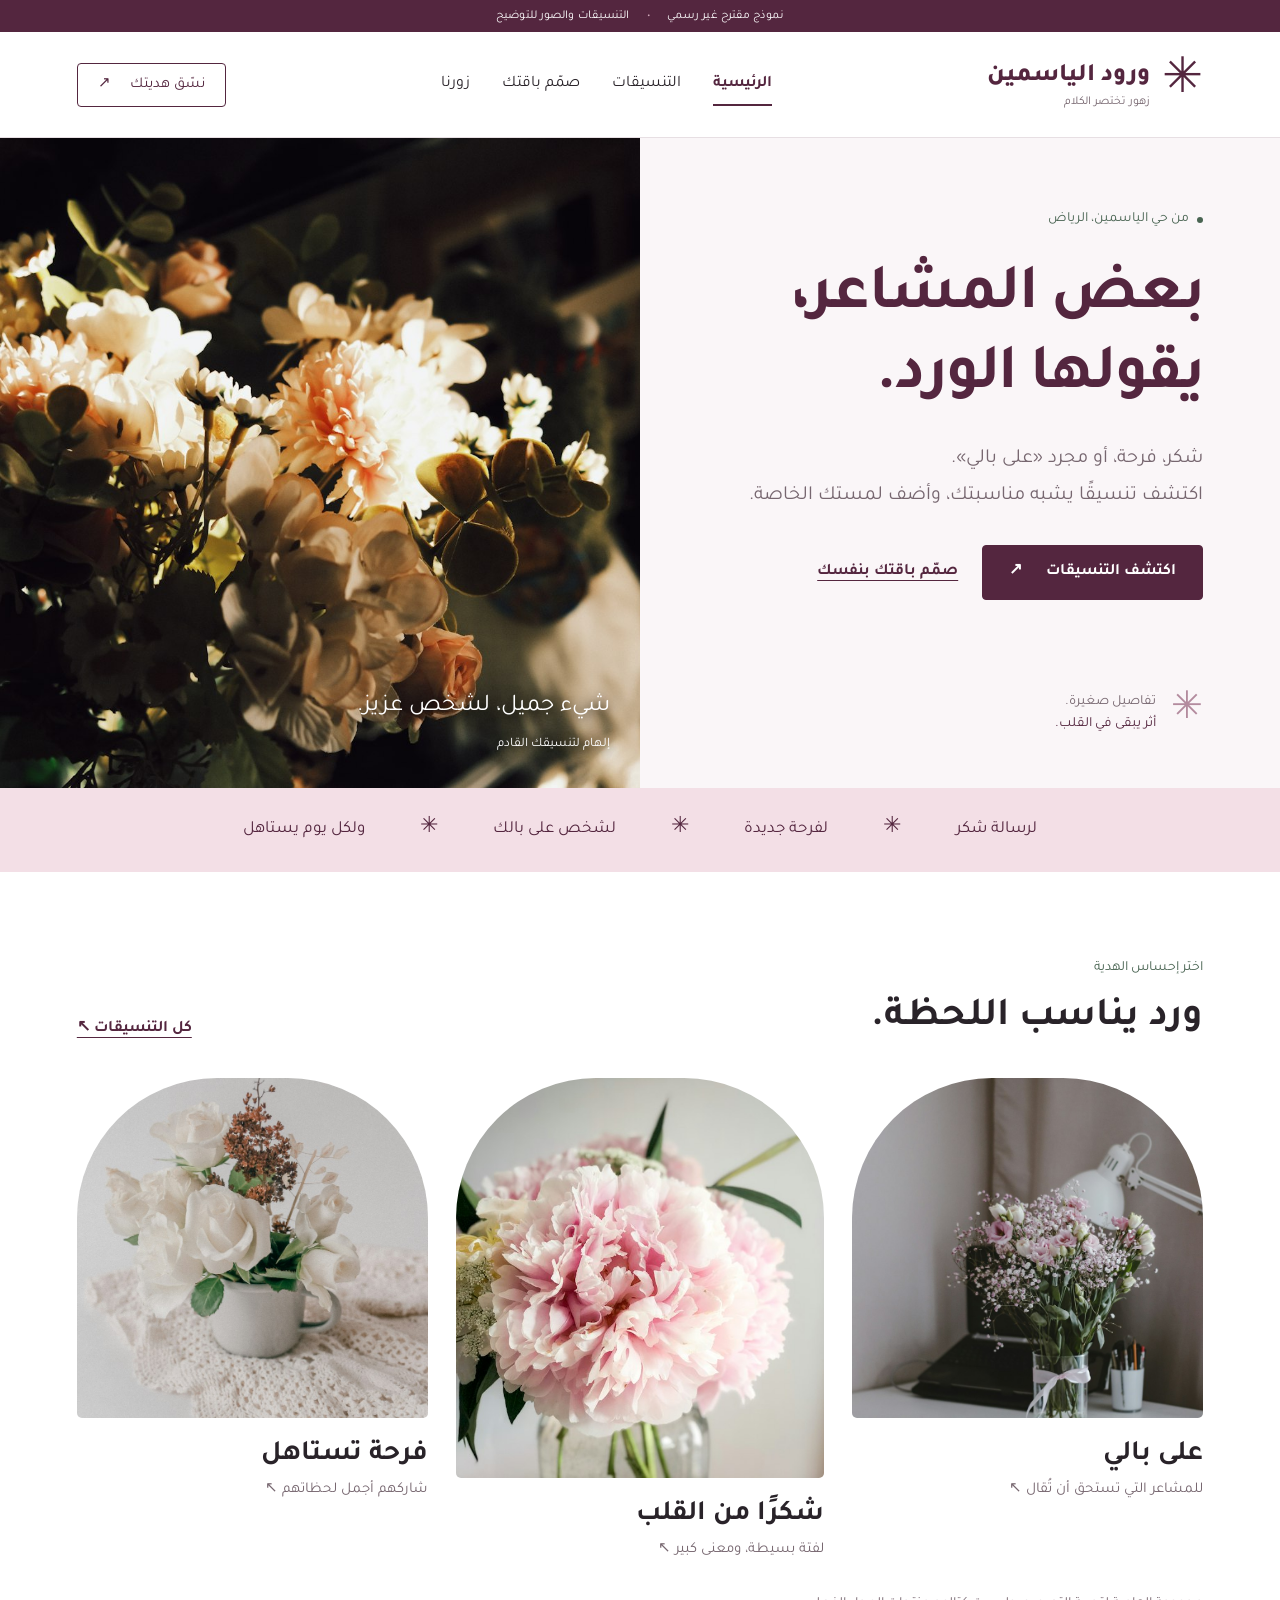
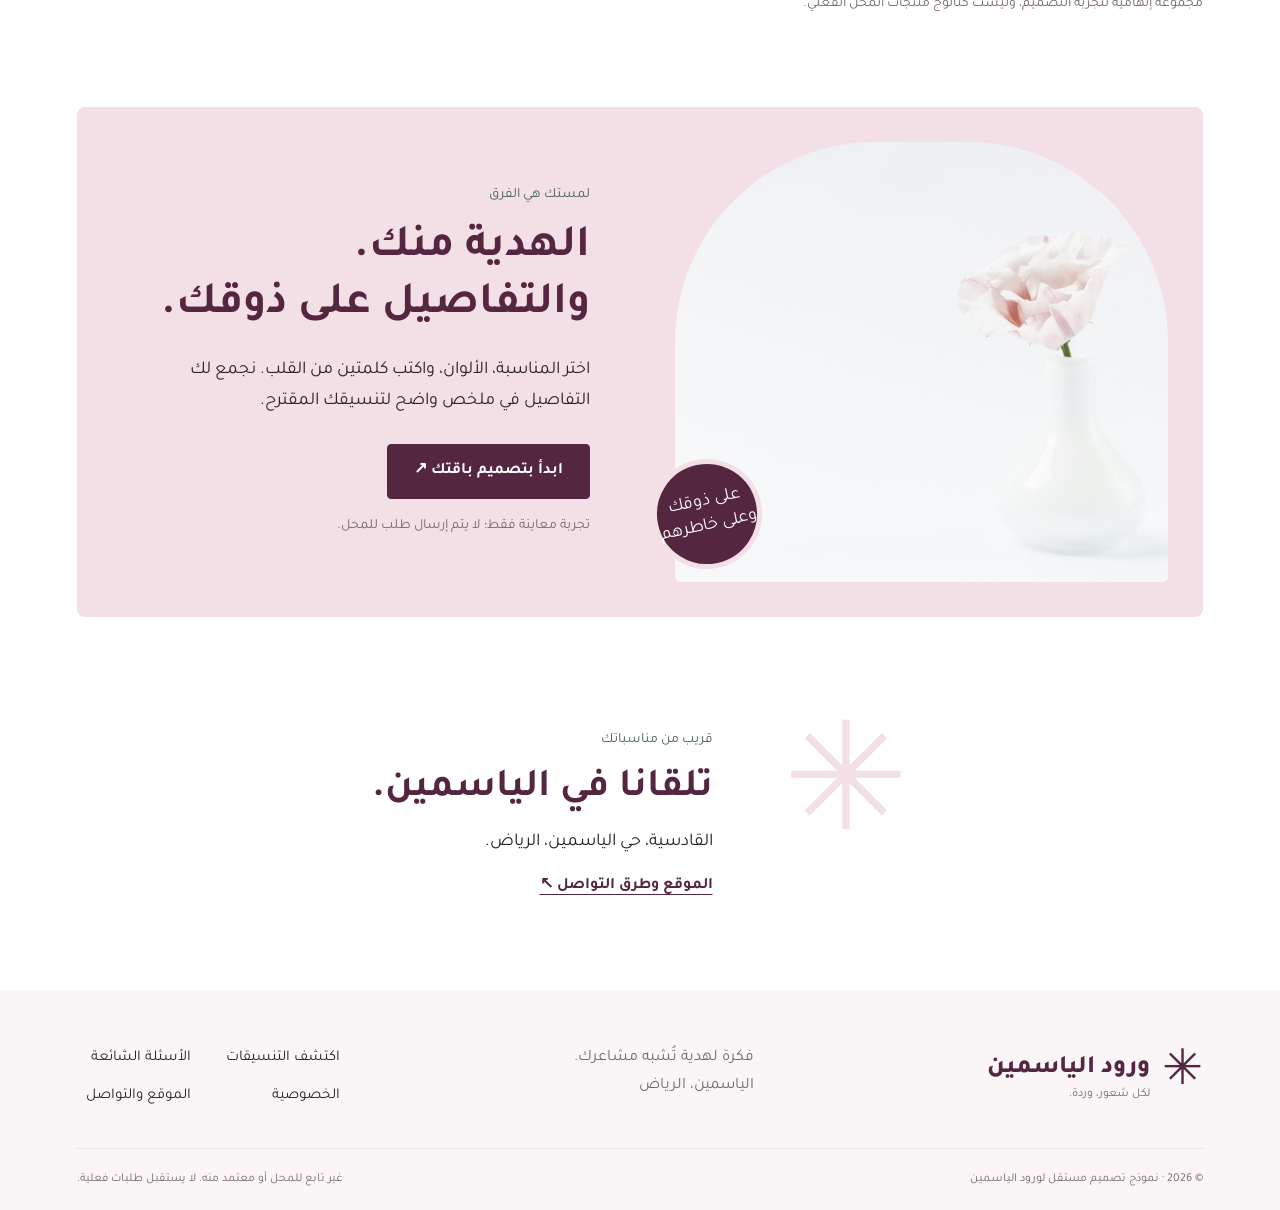
<file: index.html>
<!doctype html><html lang="ar" dir="rtl"><head><meta charset="utf-8"><meta name="viewport" content="width=device-width,initial-scale=1"><meta name="robots" content="noindex,nofollow"><meta name="description" content="نموذج مقترح لموقع ورود الياسمين بالرياض. استكشف أفكار التنسيقات وصمم باقتك."><meta name="theme-color" content="#54263f"><title>لكل شعور، وردة | ورود الياسمين</title><link rel="icon" href="./assets/favicon.svg" type="image/svg+xml"><link rel="stylesheet" href="./assets/styles.css"><noscript><style>@media(max-width:650px){header{height:auto;min-height:85px;flex-wrap:wrap;padding-block:15px}nav{display:flex;position:static;flex-wrap:wrap;box-shadow:none;padding:0;gap:15px}.menu-toggle{display:none}}</style></noscript></head><body><a class="skip" href="#main">انتقل إلى المحتوى</a><div class="notice">نموذج مقترح غير رسمي <span>•</span> التنسيقات والصور للتوضيح</div><header><a class="brand" href="./index.html"><span class="brand-mark" aria-hidden="true">✳</span><span>ورود الياسمين<small>زهور تختصر الكلام</small></span></a><button class="menu-toggle" aria-label="فتح القائمة" aria-expanded="false" aria-controls="navigation">القائمة ☰</button><nav id="navigation"><a href="./index.html" aria-current="page">الرئيسية</a><a href="./collection.html" >التنسيقات</a><a href="./custom.html" >صمّم باقتك</a><a href="./visit.html" >زورنا</a></nav><a class="header-cta" href="./custom.html">نسّق هديتك <span>↗</span></a></header><main id="main"><section class="hero"><div class="hero-copy"><div class="location"><span></span> من حي الياسمين، الرياض</div><h1>بعض المشاعر،<br>يقولها الورد.</h1><p>شكر، فرحة، أو مجرد «على بالي».<br>اكتشف تنسيقًا يشبه مناسبتك، وأضف لمستك الخاصة.</p><div class="actions"><a class="button" href="./collection.html">اكتشف التنسيقات <span>↗</span></a><a class="text-link" href="./custom.html">صمّم باقتك بنفسك</a></div><div class="hero-bottom"><span class="mini-flower">✳</span><p>تفاصيل صغيرة.<br><strong>أثر يبقى في القلب.</strong></p></div></div><div class="hero-photo"><img src="./assets/images/flowers-0.jpg" alt="تنسيق توضيحي من الزهور الوردية والبيضاء" fetchpriority="high" width="1000" height="1200"><div class="photo-note"><span>شيء جميل، لشخص عزيز.</span><small>إلهام لتنسيقك القادم</small></div></div></section><div class="ribbon"><span>لرسالة شكر</span><i>✳</i><span>لفرحة جديدة</span><i>✳</i><span>لشخص على بالك</span><i>✳</i><span>ولكل يوم يستاهل</span></div><section class="section"><div class="section-head"><div><p class="eyebrow">اختر إحساس الهدية</p><h2>ورد يناسب اللحظة.</h2></div><a class="text-link" href="./collection.html">كل التنسيقات ↖</a></div><div class="occasion-grid"><a class="occasion-card" href="./collection.html?occasion=love"><img src="./assets/images/flowers-1.jpg" alt="زهور وردية وبيضاء في مزهرية" loading="lazy"><div><h3>على بالي</h3><span>للمشاعر التي تستحق أن تُقال ↖</span></div></a><a class="occasion-card tall" href="./collection.html?occasion=thanks"><img src="./assets/images/flowers-2.jpg" alt="تنسيق توضيحي لزهور في مزهرية" loading="lazy"><div><h3>شكرًا من القلب</h3><span>لفتة بسيطة، ومعنى كبير ↖</span></div></a><a class="occasion-card" href="./collection.html?occasion=celebration"><img src="./assets/images/flowers-3.jpg" alt="زهور بيضاء ووردية" loading="lazy"><div><h3>فرحة تستاهل</h3><span>شاركهم أجمل لحظاتهم ↖</span></div></a></div><p class="caption">مجموعة إلهامية لتجربة التصميم، وليست كتالوج منتجات المحل الفعلي.</p></section><section class="bespoke"><div class="bespoke-art"><img src="./assets/images/flowers-4.jpg" alt="مزهرية بتنسيق وردي ناعم" loading="lazy"><span class="round-stamp">على ذوقك<br>وعلى خاطرهم</span></div><div class="bespoke-copy"><p class="eyebrow">لمستك هي الفرق</p><h2>الهدية منك.<br>والتفاصيل على ذوقك.</h2><p>اختر المناسبة، الألوان، واكتب كلمتين من القلب. نجمع لك التفاصيل في ملخص واضح لتنسيقك المقترح.</p><a class="button" href="./custom.html">ابدأ بتصميم باقتك ↗</a><small>تجربة معاينة فقط؛ لا يتم إرسال طلب للمحل.</small></div></section><section class="visit-teaser section"><span class="big-flower">✳</span><div><p class="eyebrow">قريب من مناسباتك</p><h2>تلقانا في الياسمين.</h2><p>القادسية، حي الياسمين، الرياض.</p><a class="text-link" href="./visit.html">الموقع وطرق التواصل ↖</a></div></section></main><footer><div class="footer-top"><a class="brand" href="./index.html"><span class="brand-mark" aria-hidden="true">✳</span><span>ورود الياسمين<small>لكل شعور، وردة.</small></span></a><p>فكرة لهدية تُشبه مشاعرك.<br>الياسمين، الرياض</p><div><a href="./collection.html">اكتشف التنسيقات</a><a href="./faq.html">الأسئلة الشائعة</a><a href="./privacy.html">الخصوصية</a><a href="./visit.html">الموقع والتواصل</a></div></div><div class="footer-bottom"><span>© 2026 · نموذج تصميم مستقل لورود الياسمين</span><span>غير تابع للمحل أو معتمد منه. لا يستقبل طلبات فعلية.</span></div></footer><script src="./assets/site.js" defer></script></body></html>
</file>
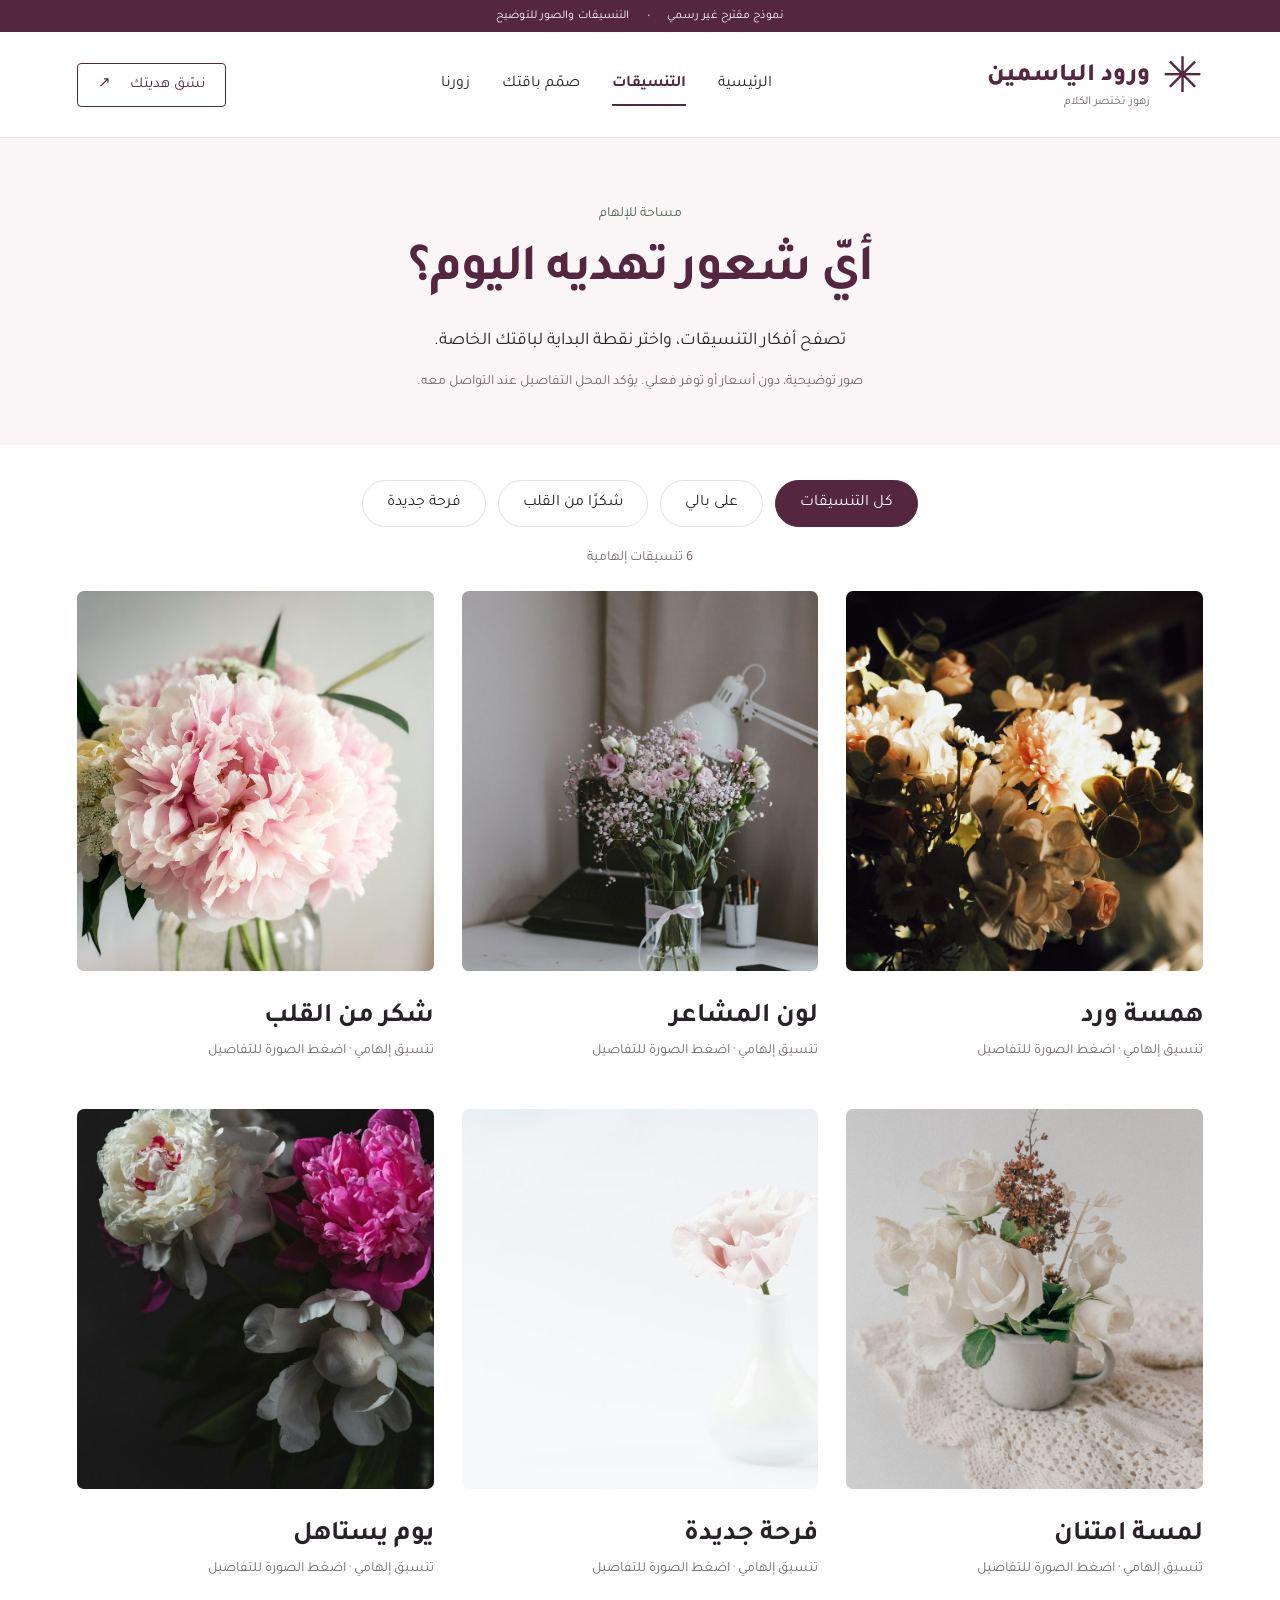
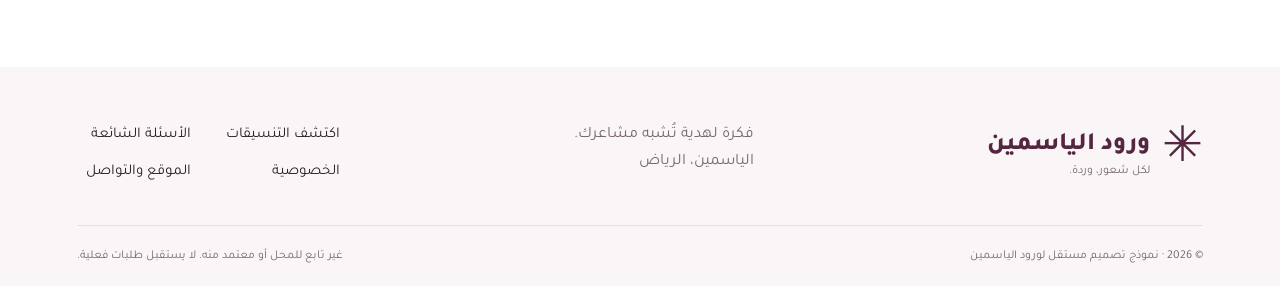
<file: collection.html>
<!doctype html><html lang="ar" dir="rtl"><head><meta charset="utf-8"><meta name="viewport" content="width=device-width,initial-scale=1"><meta name="robots" content="noindex,nofollow"><meta name="description" content="نموذج مقترح لموقع ورود الياسمين بالرياض. استكشف أفكار التنسيقات وصمم باقتك."><meta name="theme-color" content="#54263f"><title>التنسيقات | ورود الياسمين</title><link rel="icon" href="./assets/favicon.svg" type="image/svg+xml"><link rel="stylesheet" href="./assets/styles.css"><noscript><style>@media(max-width:650px){header{height:auto;min-height:85px;flex-wrap:wrap;padding-block:15px}nav{display:flex;position:static;flex-wrap:wrap;box-shadow:none;padding:0;gap:15px}.menu-toggle{display:none}}</style></noscript></head><body><a class="skip" href="#main">انتقل إلى المحتوى</a><div class="notice">نموذج مقترح غير رسمي <span>•</span> التنسيقات والصور للتوضيح</div><header><a class="brand" href="./index.html"><span class="brand-mark" aria-hidden="true">✳</span><span>ورود الياسمين<small>زهور تختصر الكلام</small></span></a><button class="menu-toggle" aria-label="فتح القائمة" aria-expanded="false" aria-controls="navigation">القائمة ☰</button><nav id="navigation"><a href="./index.html" >الرئيسية</a><a href="./collection.html" aria-current="page">التنسيقات</a><a href="./custom.html" >صمّم باقتك</a><a href="./visit.html" >زورنا</a></nav><a class="header-cta" href="./custom.html">نسّق هديتك <span>↗</span></a></header><main id="main"><section class="page-intro"><p class="eyebrow">مساحة للإلهام</p><h1>أيّ شعور تهديه اليوم؟</h1><p>تصفح أفكار التنسيقات، واختر نقطة البداية لباقتك الخاصة.</p><p class="caption">صور توضيحية، دون أسعار أو توفر فعلي. يؤكد المحل التفاصيل عند التواصل معه.</p></section><section class="section collection"><div class="filters" aria-label="تصفية حسب المناسبة"><button data-filter="all" aria-pressed="true">كل التنسيقات</button><button data-filter="love" aria-pressed="false">على بالي</button><button data-filter="thanks" aria-pressed="false">شكرًا من القلب</button><button data-filter="celebration" aria-pressed="false">فرحة جديدة</button></div><p id="catalog-status" class="caption" role="status"></p><div id="catalog-grid" class="product-grid"></div><noscript><p>فعّل JavaScript لتصفح التنسيقات التفاعلية، أو <a href="./custom.html">انتقل لتخصيص باقتك</a>.</p></noscript></section><dialog id="product-dialog"><button class="dialog-close" aria-label="إغلاق التفاصيل">×</button><img id="detail-image" alt=""><div class="dialog-copy"><p class="eyebrow">تنسيق إلهامي</p><h2 id="detail-title"></h2><p id="detail-description"></p><p class="caption">الصورة للتوضيح. نوع الزهور والسعر والتوفر يحددها المحل.</p><a class="button" href="./custom.html">صمّم تنسيقًا مشابهًا ↗</a></div></dialog></main><footer><div class="footer-top"><a class="brand" href="./index.html"><span class="brand-mark" aria-hidden="true">✳</span><span>ورود الياسمين<small>لكل شعور، وردة.</small></span></a><p>فكرة لهدية تُشبه مشاعرك.<br>الياسمين، الرياض</p><div><a href="./collection.html">اكتشف التنسيقات</a><a href="./faq.html">الأسئلة الشائعة</a><a href="./privacy.html">الخصوصية</a><a href="./visit.html">الموقع والتواصل</a></div></div><div class="footer-bottom"><span>© 2026 · نموذج تصميم مستقل لورود الياسمين</span><span>غير تابع للمحل أو معتمد منه. لا يستقبل طلبات فعلية.</span></div></footer><script src="./assets/site.js" defer></script><script type="module" src="./assets/collection.js"></script></body></html>
</file>
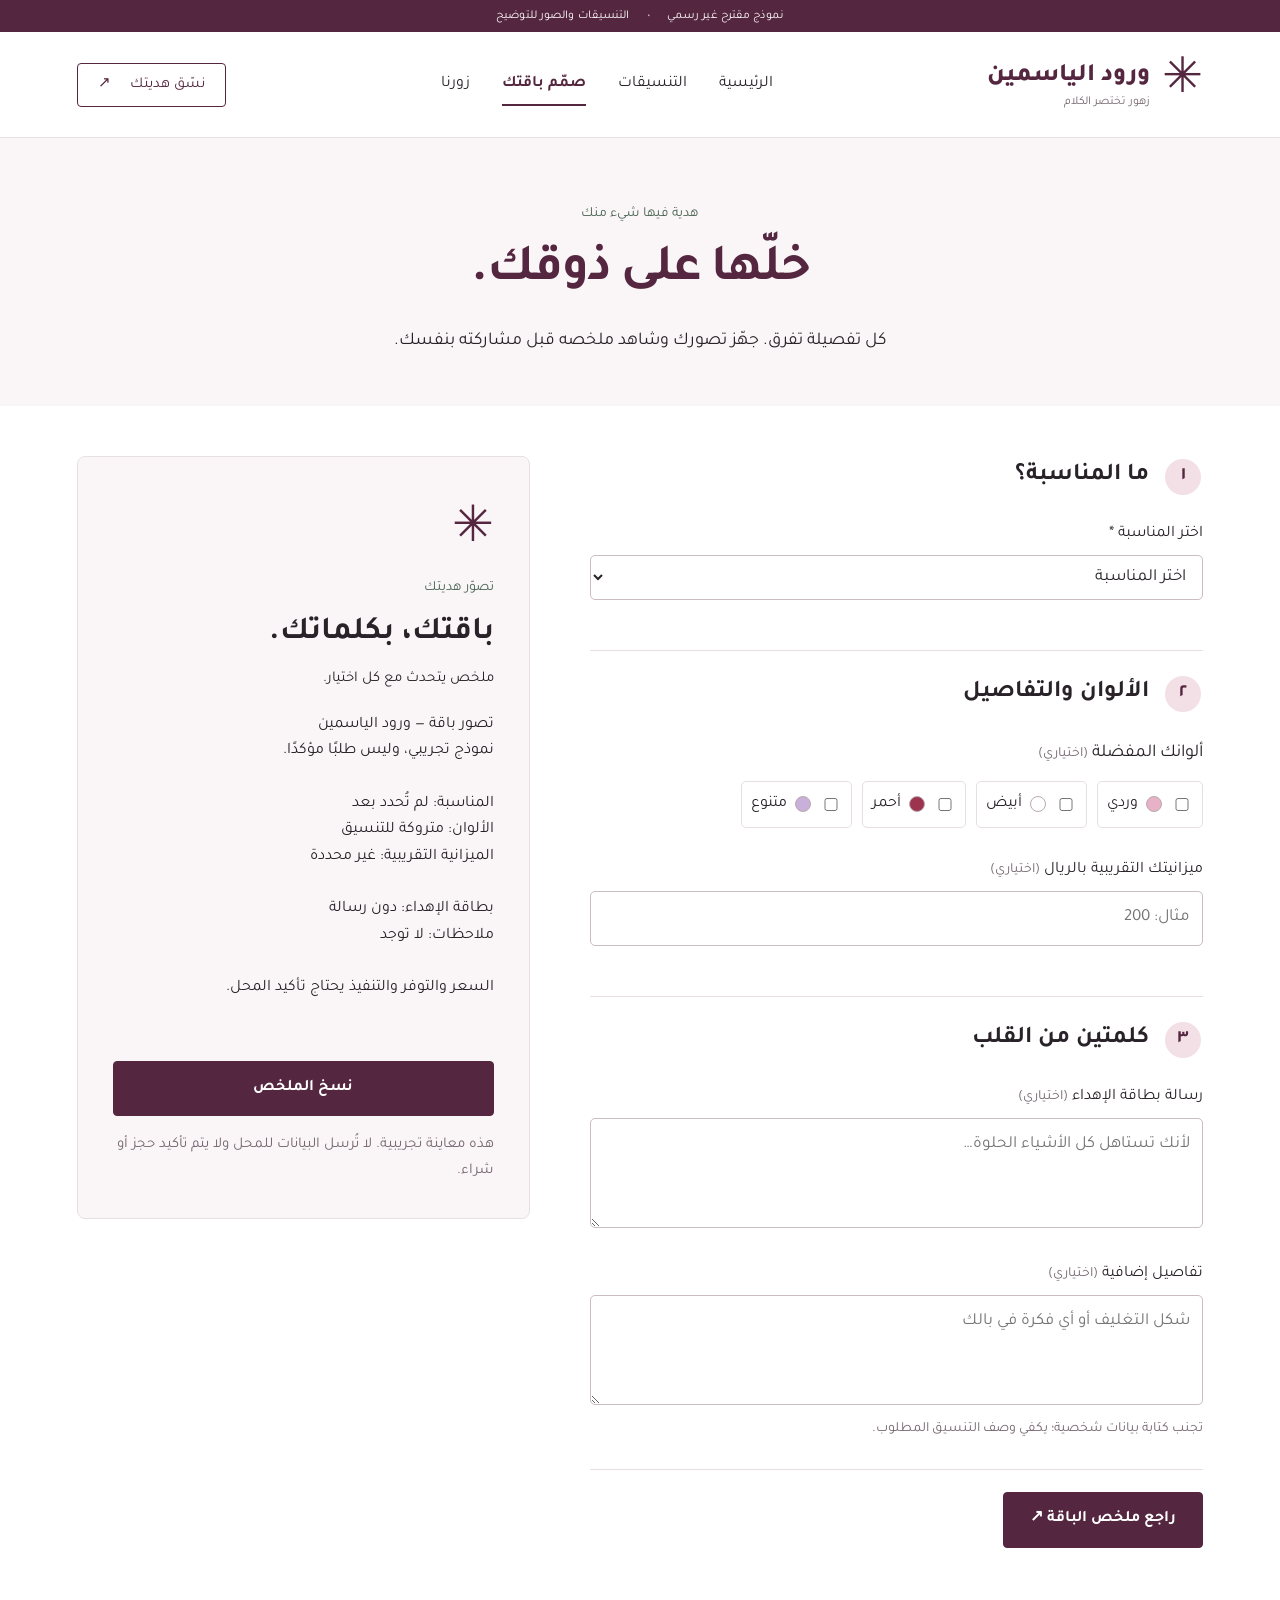
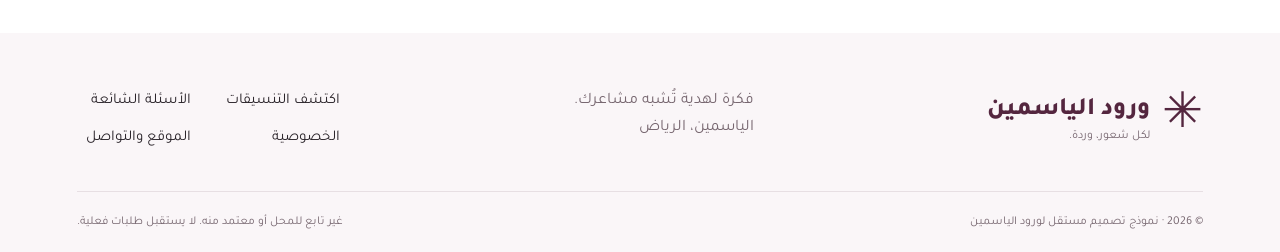
<file: custom.html>
<!doctype html><html lang="ar" dir="rtl"><head><meta charset="utf-8"><meta name="viewport" content="width=device-width,initial-scale=1"><meta name="robots" content="noindex,nofollow"><meta name="description" content="نموذج مقترح لموقع ورود الياسمين بالرياض. استكشف أفكار التنسيقات وصمم باقتك."><meta name="theme-color" content="#54263f"><title>صمّم باقتك | ورود الياسمين</title><link rel="icon" href="./assets/favicon.svg" type="image/svg+xml"><link rel="stylesheet" href="./assets/styles.css"><noscript><style>@media(max-width:650px){header{height:auto;min-height:85px;flex-wrap:wrap;padding-block:15px}nav{display:flex;position:static;flex-wrap:wrap;box-shadow:none;padding:0;gap:15px}.menu-toggle{display:none}}</style></noscript></head><body><a class="skip" href="#main">انتقل إلى المحتوى</a><div class="notice">نموذج مقترح غير رسمي <span>•</span> التنسيقات والصور للتوضيح</div><header><a class="brand" href="./index.html"><span class="brand-mark" aria-hidden="true">✳</span><span>ورود الياسمين<small>زهور تختصر الكلام</small></span></a><button class="menu-toggle" aria-label="فتح القائمة" aria-expanded="false" aria-controls="navigation">القائمة ☰</button><nav id="navigation"><a href="./index.html" >الرئيسية</a><a href="./collection.html" >التنسيقات</a><a href="./custom.html" aria-current="page">صمّم باقتك</a><a href="./visit.html" >زورنا</a></nav><a class="header-cta" href="./custom.html">نسّق هديتك <span>↗</span></a></header><main id="main"><section class="page-intro"><p class="eyebrow">هدية فيها شيء منك</p><h1>خلّها على ذوقك.</h1><p>كل تفصيلة تفرق. جهّز تصورك وشاهد ملخصه قبل مشاركته بنفسك.</p></section><section class="builder section"><noscript><p>فعّل JavaScript لتجربة تخصيص الباقة. لا يمكن إرسال هذا النموذج.</p></noscript><form id="bouquet-form" novalidate><fieldset><legend><span>١</span> ما المناسبة؟</legend><label for="occasion">اختر المناسبة <span aria-hidden="true">*</span></label><select id="occasion" name="occasion" required aria-describedby="occasion-error"><option value="">اختر المناسبة</option><option value="love">على بالي</option><option value="thanks">شكرًا من القلب</option><option value="celebration">فرحة جديدة</option><option value="other">مناسبة أخرى</option></select><p id="occasion-error" class="error"></p></fieldset><fieldset><legend><span>٢</span> الألوان والتفاصيل</legend><p>ألوانك المفضلة <small>(اختياري)</small></p><div class="color-options"><label><input type="checkbox" name="colors" value="pink"><i style="--swatch:#e7b2c5"></i>وردي</label><label><input type="checkbox" name="colors" value="white"><i style="--swatch:#fff"></i>أبيض</label><label><input type="checkbox" name="colors" value="red"><i style="--swatch:#9d344f"></i>أحمر</label><label><input type="checkbox" name="colors" value="mixed"><i style="--swatch:#c9b0da"></i>متنوع</label></div><label for="budget">ميزانيتك التقريبية بالريال <small>(اختياري)</small></label><input id="budget" name="budget" type="number" min="1" max="1000000" step="any" inputmode="decimal" placeholder="مثال: 200" aria-describedby="budget-error"><p id="budget-error" class="error"></p></fieldset><fieldset><legend><span>٣</span> كلمتين من القلب</legend><label for="message">رسالة بطاقة الإهداء <small>(اختياري)</small></label><textarea id="message" name="message" maxlength="280" rows="3" placeholder="لأنك تستاهل كل الأشياء الحلوة…"></textarea><label for="notes">تفاصيل إضافية <small>(اختياري)</small></label><textarea id="notes" name="notes" maxlength="500" rows="3" placeholder="شكل التغليف أو أي فكرة في بالك"></textarea><p class="caption">تجنب كتابة بيانات شخصية؛ يكفي وصف التنسيق المطلوب.</p></fieldset><button class="button" type="submit" disabled>راجع ملخص الباقة ↗</button></form><aside class="summary"><span class="summary-flower">✳</span><p class="eyebrow">تصوّر هديتك</p><h2>باقتك، بكلماتك.</h2><p>ملخص يتحدث مع كل اختيار.</p><textarea id="request-summary" aria-label="ملخص الباقة القابل للنسخ" readonly rows="12"></textarea><button id="copy-summary" class="button" type="button" disabled>نسخ الملخص</button><p id="copy-status" role="status"></p><p class="caption">هذه معاينة تجريبية. لا تُرسل البيانات للمحل ولا يتم تأكيد حجز أو شراء.</p></aside></section></main><footer><div class="footer-top"><a class="brand" href="./index.html"><span class="brand-mark" aria-hidden="true">✳</span><span>ورود الياسمين<small>لكل شعور، وردة.</small></span></a><p>فكرة لهدية تُشبه مشاعرك.<br>الياسمين، الرياض</p><div><a href="./collection.html">اكتشف التنسيقات</a><a href="./faq.html">الأسئلة الشائعة</a><a href="./privacy.html">الخصوصية</a><a href="./visit.html">الموقع والتواصل</a></div></div><div class="footer-bottom"><span>© 2026 · نموذج تصميم مستقل لورود الياسمين</span><span>غير تابع للمحل أو معتمد منه. لا يستقبل طلبات فعلية.</span></div></footer><script src="./assets/site.js" defer></script><script type="module" src="./assets/custom.js"></script></body></html>
</file>
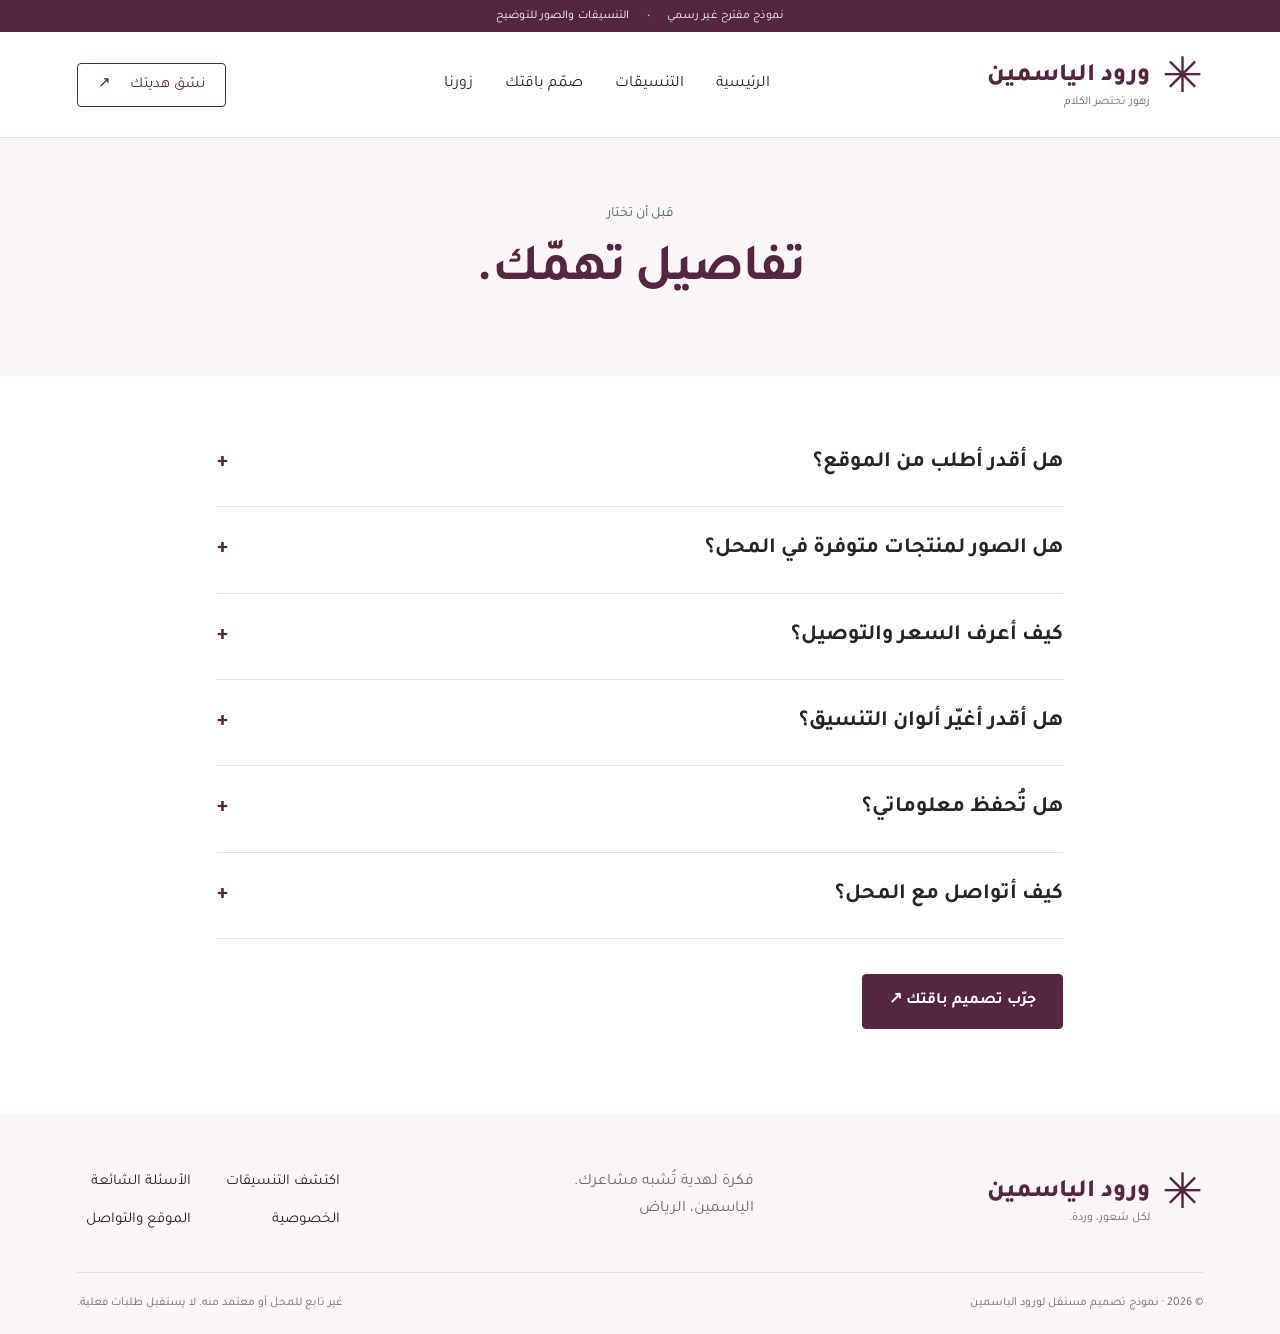
<file: faq.html>
<!doctype html><html lang="ar" dir="rtl"><head><meta charset="utf-8"><meta name="viewport" content="width=device-width,initial-scale=1"><meta name="robots" content="noindex,nofollow"><meta name="description" content="نموذج مقترح لموقع ورود الياسمين بالرياض. استكشف أفكار التنسيقات وصمم باقتك."><meta name="theme-color" content="#54263f"><title>الأسئلة الشائعة | ورود الياسمين</title><link rel="icon" href="./assets/favicon.svg" type="image/svg+xml"><link rel="stylesheet" href="./assets/styles.css"><noscript><style>@media(max-width:650px){header{height:auto;min-height:85px;flex-wrap:wrap;padding-block:15px}nav{display:flex;position:static;flex-wrap:wrap;box-shadow:none;padding:0;gap:15px}.menu-toggle{display:none}}</style></noscript></head><body><a class="skip" href="#main">انتقل إلى المحتوى</a><div class="notice">نموذج مقترح غير رسمي <span>•</span> التنسيقات والصور للتوضيح</div><header><a class="brand" href="./index.html"><span class="brand-mark" aria-hidden="true">✳</span><span>ورود الياسمين<small>زهور تختصر الكلام</small></span></a><button class="menu-toggle" aria-label="فتح القائمة" aria-expanded="false" aria-controls="navigation">القائمة ☰</button><nav id="navigation"><a href="./index.html" >الرئيسية</a><a href="./collection.html" >التنسيقات</a><a href="./custom.html" >صمّم باقتك</a><a href="./visit.html" >زورنا</a></nav><a class="header-cta" href="./custom.html">نسّق هديتك <span>↗</span></a></header><main id="main"><section class="page-intro"><p class="eyebrow">قبل أن تختار</p><h1>تفاصيل تهمّك.</h1></section><section class="faq section"><details><summary>هل أقدر أطلب من الموقع؟<span aria-hidden="true">+</span></summary><p>هذا موقع تجريبي مقترح. يمكنك تجربة تخصيص باقة ونسخ ملخصها، لكن لا يتم إرسال طلب أو تأكيد شراء من خلاله.</p></details><details><summary>هل الصور لمنتجات متوفرة في المحل؟<span aria-hidden="true">+</span></summary><p>الصور والتنسيقات إلهامية لتوضيح تجربة الموقع، وليست صورًا لمنتجات المحل. تواصل مع المحل لمعرفة الخيارات المتاحة.</p></details><details><summary>كيف أعرف السعر والتوصيل؟<span aria-hidden="true">+</span></summary><p>يحدد المحل السعر وإمكانية التوصيل ووقته بحسب التنسيق والموقع. لا يعرض النموذج أسعارًا أو وعود توصيل غير مؤكدة.</p></details><details><summary>هل أقدر أغيّر ألوان التنسيق؟<span aria-hidden="true">+</span></summary><p>يمكنك تحديد ألوانك المفضلة في مصمم الباقة وإضافتها إلى ملخصك. التنفيذ الفعلي وتوفر الزهور يحتاجان تأكيد المحل.</p></details><details><summary>هل تُحفظ معلوماتي؟<span aria-hidden="true">+</span></summary><p>مدخلات نموذج الباقة تبقى مؤقتًا في الصفحة، ولا نرسلها إلى خادم أو نحفظها بعد إعادة التحميل. لا توجد مدفوعات أو أدوات تحليل مضافة.</p></details><details><summary>كيف أتواصل مع المحل؟<span aria-hidden="true">+</span></summary><p>تجد رقم المحل ورابط خرائط Google في صفحة «زورنا». الاتصال يفتح تطبيق الهاتف لديك ولا يتم تلقائيًا.</p></details><a class="button" href="./custom.html">جرّب تصميم باقتك ↗</a></section></main><footer><div class="footer-top"><a class="brand" href="./index.html"><span class="brand-mark" aria-hidden="true">✳</span><span>ورود الياسمين<small>لكل شعور، وردة.</small></span></a><p>فكرة لهدية تُشبه مشاعرك.<br>الياسمين، الرياض</p><div><a href="./collection.html">اكتشف التنسيقات</a><a href="./faq.html">الأسئلة الشائعة</a><a href="./privacy.html">الخصوصية</a><a href="./visit.html">الموقع والتواصل</a></div></div><div class="footer-bottom"><span>© 2026 · نموذج تصميم مستقل لورود الياسمين</span><span>غير تابع للمحل أو معتمد منه. لا يستقبل طلبات فعلية.</span></div></footer><script src="./assets/site.js" defer></script></body></html>
</file>
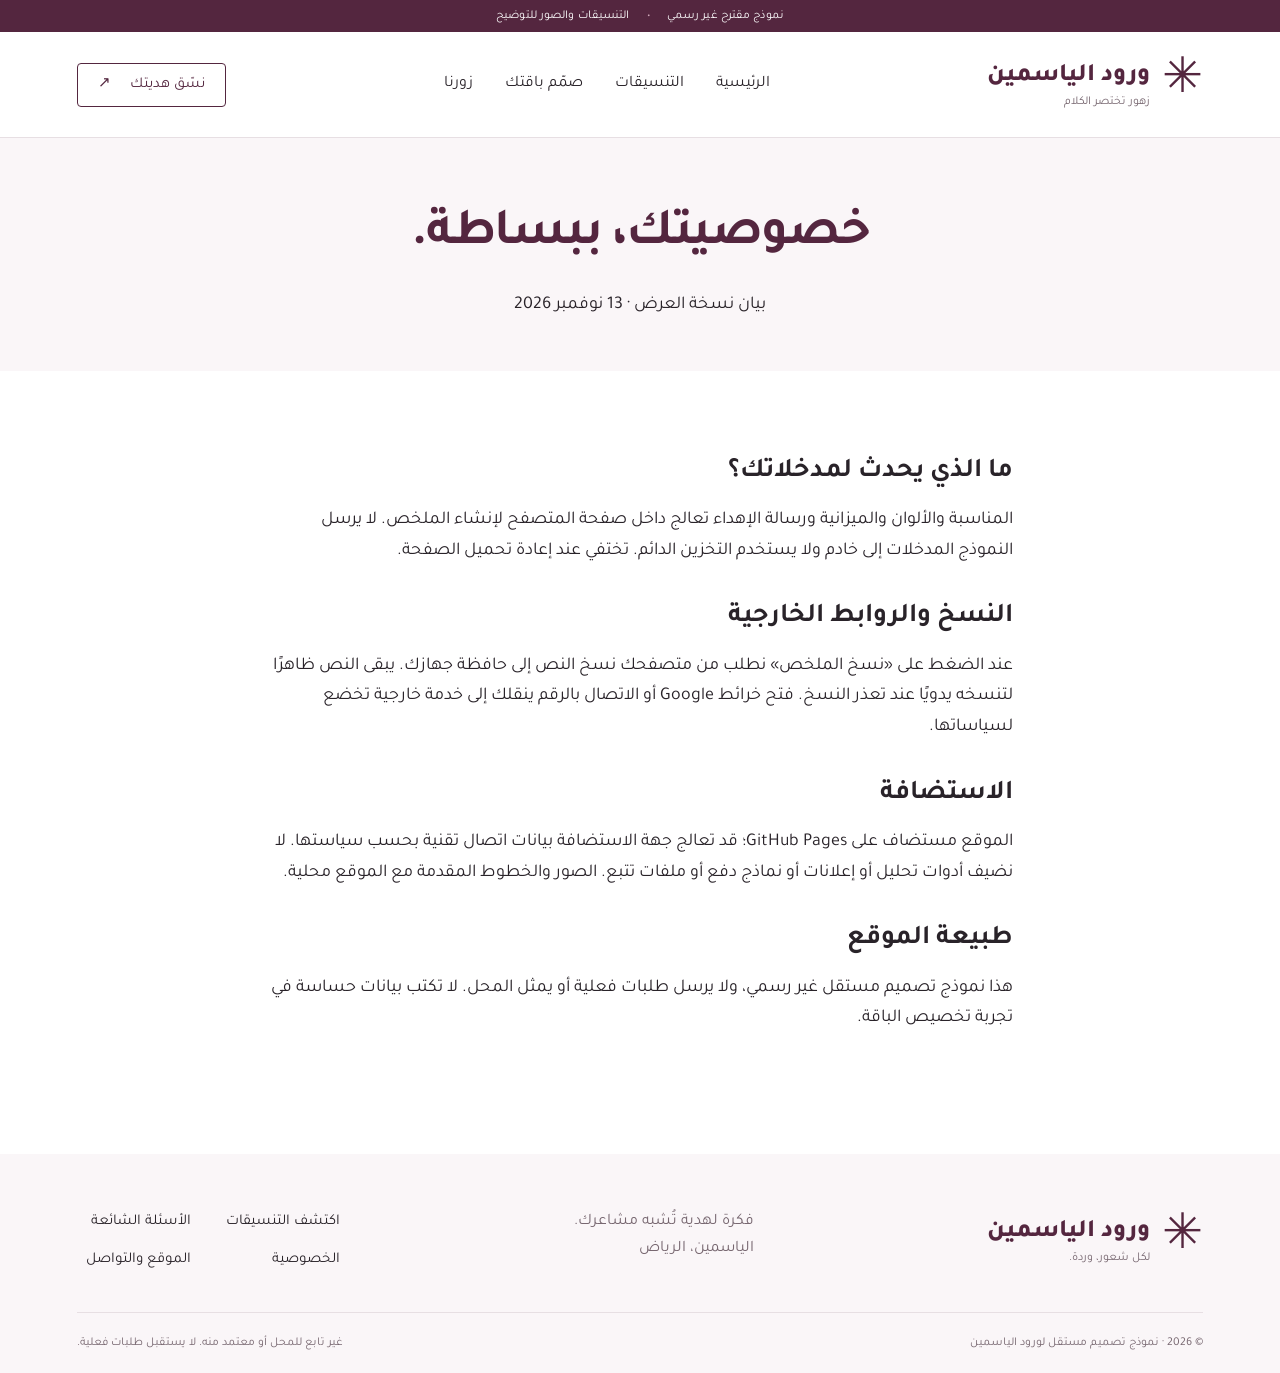
<file: privacy.html>
<!doctype html><html lang="ar" dir="rtl"><head><meta charset="utf-8"><meta name="viewport" content="width=device-width,initial-scale=1"><meta name="robots" content="noindex,nofollow"><meta name="description" content="نموذج مقترح لموقع ورود الياسمين بالرياض. استكشف أفكار التنسيقات وصمم باقتك."><meta name="theme-color" content="#54263f"><title>الخصوصية | ورود الياسمين</title><link rel="icon" href="./assets/favicon.svg" type="image/svg+xml"><link rel="stylesheet" href="./assets/styles.css"><noscript><style>@media(max-width:650px){header{height:auto;min-height:85px;flex-wrap:wrap;padding-block:15px}nav{display:flex;position:static;flex-wrap:wrap;box-shadow:none;padding:0;gap:15px}.menu-toggle{display:none}}</style></noscript></head><body><a class="skip" href="#main">انتقل إلى المحتوى</a><div class="notice">نموذج مقترح غير رسمي <span>•</span> التنسيقات والصور للتوضيح</div><header><a class="brand" href="./index.html"><span class="brand-mark" aria-hidden="true">✳</span><span>ورود الياسمين<small>زهور تختصر الكلام</small></span></a><button class="menu-toggle" aria-label="فتح القائمة" aria-expanded="false" aria-controls="navigation">القائمة ☰</button><nav id="navigation"><a href="./index.html" >الرئيسية</a><a href="./collection.html" >التنسيقات</a><a href="./custom.html" >صمّم باقتك</a><a href="./visit.html" >زورنا</a></nav><a class="header-cta" href="./custom.html">نسّق هديتك <span>↗</span></a></header><main id="main"><section class="page-intro"><h1>خصوصيتك، ببساطة.</h1><p>بيان نسخة العرض · 13 نوفمبر 2026</p></section><article class="prose section"><h2>ما الذي يحدث لمدخلاتك؟</h2><p>المناسبة والألوان والميزانية ورسالة الإهداء تعالج داخل صفحة المتصفح لإنشاء الملخص. لا يرسل النموذج المدخلات إلى خادم ولا يستخدم التخزين الدائم. تختفي عند إعادة تحميل الصفحة.</p><h2>النسخ والروابط الخارجية</h2><p>عند الضغط على «نسخ الملخص» نطلب من متصفحك نسخ النص إلى حافظة جهازك. يبقى النص ظاهرًا لتنسخه يدويًا عند تعذر النسخ. فتح خرائط Google أو الاتصال بالرقم ينقلك إلى خدمة خارجية تخضع لسياساتها.</p><h2>الاستضافة</h2><p>الموقع مستضاف على GitHub Pages؛ قد تعالج جهة الاستضافة بيانات اتصال تقنية بحسب سياستها. لا نضيف أدوات تحليل أو إعلانات أو نماذج دفع أو ملفات تتبع. الصور والخطوط المقدمة مع الموقع محلية.</p><h2>طبيعة الموقع</h2><p>هذا نموذج تصميم مستقل غير رسمي، ولا يرسل طلبات فعلية أو يمثل المحل. لا تكتب بيانات حساسة في تجربة تخصيص الباقة.</p></article></main><footer><div class="footer-top"><a class="brand" href="./index.html"><span class="brand-mark" aria-hidden="true">✳</span><span>ورود الياسمين<small>لكل شعور، وردة.</small></span></a><p>فكرة لهدية تُشبه مشاعرك.<br>الياسمين، الرياض</p><div><a href="./collection.html">اكتشف التنسيقات</a><a href="./faq.html">الأسئلة الشائعة</a><a href="./privacy.html">الخصوصية</a><a href="./visit.html">الموقع والتواصل</a></div></div><div class="footer-bottom"><span>© 2026 · نموذج تصميم مستقل لورود الياسمين</span><span>غير تابع للمحل أو معتمد منه. لا يستقبل طلبات فعلية.</span></div></footer><script src="./assets/site.js" defer></script></body></html>
</file>
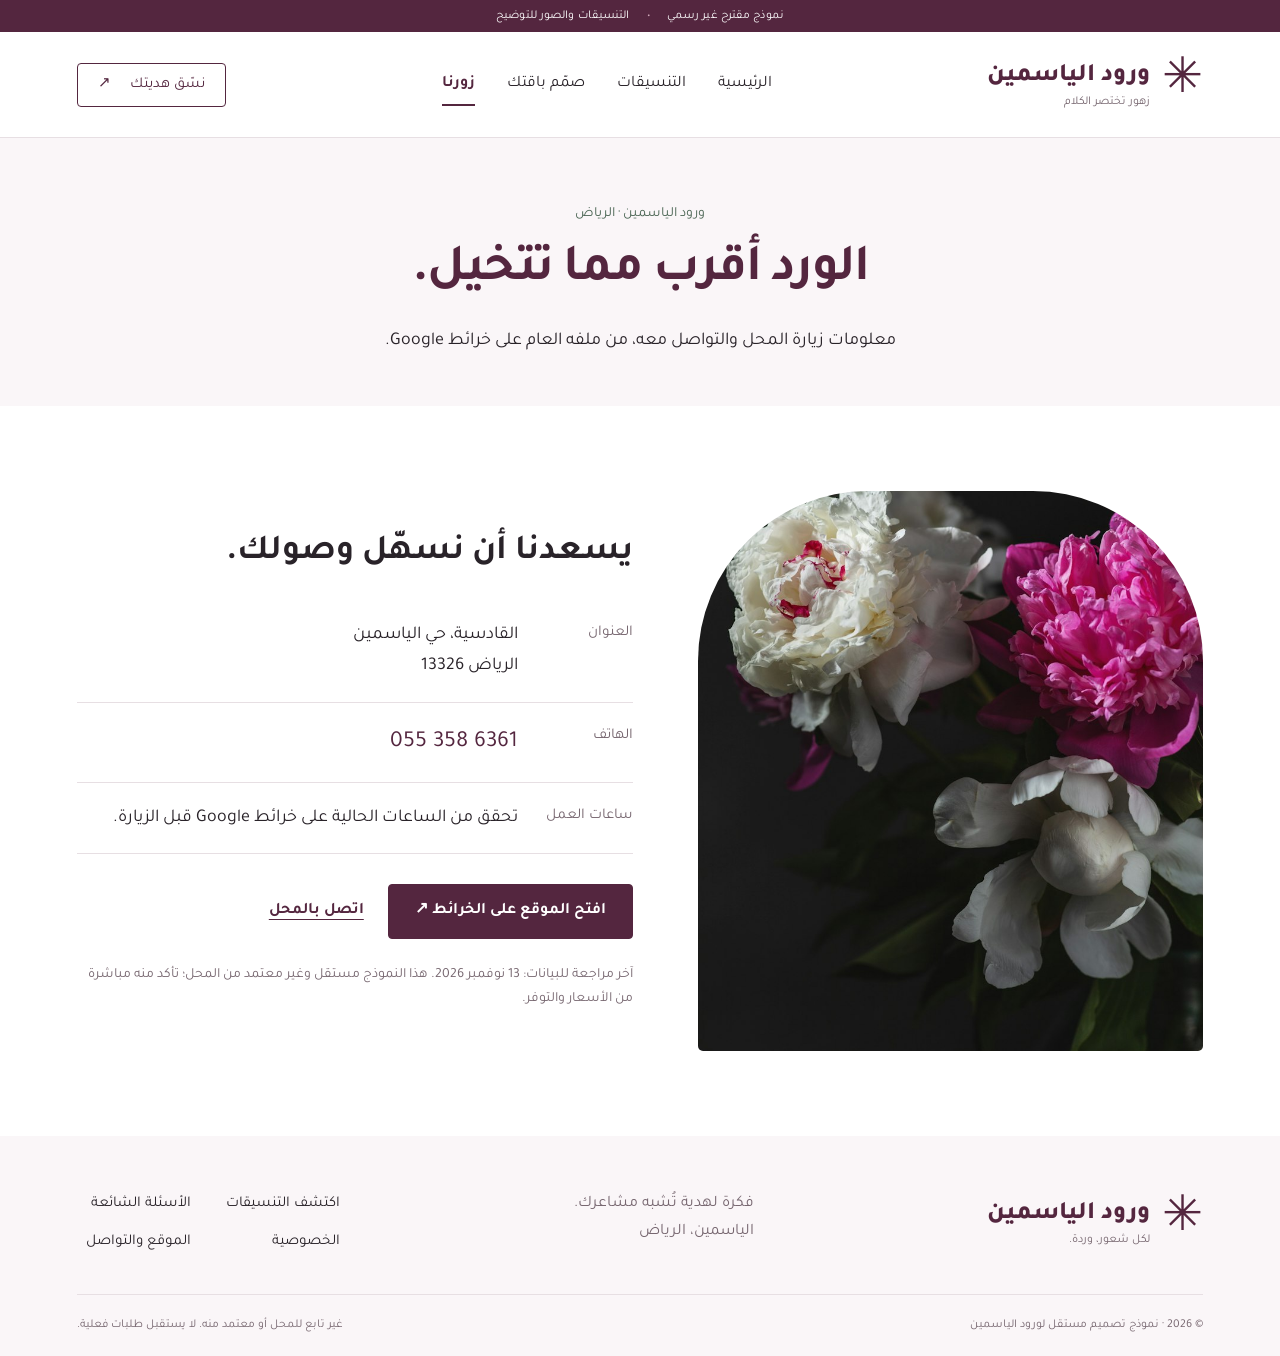
<file: visit.html>
<!doctype html><html lang="ar" dir="rtl"><head><meta charset="utf-8"><meta name="viewport" content="width=device-width,initial-scale=1"><meta name="robots" content="noindex,nofollow"><meta name="description" content="نموذج مقترح لموقع ورود الياسمين بالرياض. استكشف أفكار التنسيقات وصمم باقتك."><meta name="theme-color" content="#54263f"><title>الموقع والتواصل | ورود الياسمين</title><link rel="icon" href="./assets/favicon.svg" type="image/svg+xml"><link rel="stylesheet" href="./assets/styles.css"><noscript><style>@media(max-width:650px){header{height:auto;min-height:85px;flex-wrap:wrap;padding-block:15px}nav{display:flex;position:static;flex-wrap:wrap;box-shadow:none;padding:0;gap:15px}.menu-toggle{display:none}}</style></noscript></head><body><a class="skip" href="#main">انتقل إلى المحتوى</a><div class="notice">نموذج مقترح غير رسمي <span>•</span> التنسيقات والصور للتوضيح</div><header><a class="brand" href="./index.html"><span class="brand-mark" aria-hidden="true">✳</span><span>ورود الياسمين<small>زهور تختصر الكلام</small></span></a><button class="menu-toggle" aria-label="فتح القائمة" aria-expanded="false" aria-controls="navigation">القائمة ☰</button><nav id="navigation"><a href="./index.html" >الرئيسية</a><a href="./collection.html" >التنسيقات</a><a href="./custom.html" >صمّم باقتك</a><a href="./visit.html" aria-current="page">زورنا</a></nav><a class="header-cta" href="./custom.html">نسّق هديتك <span>↗</span></a></header><main id="main"><section class="page-intro"><p class="eyebrow">ورود الياسمين · الرياض</p><h1>الورد أقرب مما تتخيل.</h1><p>معلومات زيارة المحل والتواصل معه، من ملفه العام على خرائط Google.</p></section><section class="visit-layout section"><img src="./assets/images/flowers-5.jpg" alt="صورة إلهامية لزهور؛ ليست صورة المحل"><div><h2>يسعدنا أن نسهّل وصولك.</h2><div class="contact-row"><span>العنوان</span><p>القادسية، حي الياسمين<br>الرياض 13326</p></div><div class="contact-row"><span>الهاتف</span><a href="tel:+966553586361" dir="ltr">055 358 6361</a></div><div class="contact-row"><span>ساعات العمل</span><p>تحقق من الساعات الحالية على خرائط Google قبل الزيارة.</p></div><div class="actions"><a class="button" href="https://www.google.com/maps/search/?api=1&query=%D9%88%D8%B1%D9%88%D8%AF+%D8%A7%D9%84%D9%8A%D8%A7%D8%B3%D9%85%D9%8A%D9%86&query_place_id=ChIJI3Yos0nlLj4RfLjRX93cSlw" target="_blank" rel="noopener">افتح الموقع على الخرائط ↗</a><a class="text-link" href="tel:+966553586361">اتصل بالمحل</a></div><p class="caption">آخر مراجعة للبيانات: 13 نوفمبر 2026. هذا النموذج مستقل وغير معتمد من المحل؛ تأكد منه مباشرة من الأسعار والتوفر.</p></div></section></main><footer><div class="footer-top"><a class="brand" href="./index.html"><span class="brand-mark" aria-hidden="true">✳</span><span>ورود الياسمين<small>لكل شعور، وردة.</small></span></a><p>فكرة لهدية تُشبه مشاعرك.<br>الياسمين، الرياض</p><div><a href="./collection.html">اكتشف التنسيقات</a><a href="./faq.html">الأسئلة الشائعة</a><a href="./privacy.html">الخصوصية</a><a href="./visit.html">الموقع والتواصل</a></div></div><div class="footer-bottom"><span>© 2026 · نموذج تصميم مستقل لورود الياسمين</span><span>غير تابع للمحل أو معتمد منه. لا يستقبل طلبات فعلية.</span></div></footer><script src="./assets/site.js" defer></script></body></html>
</file>
<file: assets/styles.css>
@font-face{font-family:Tajawal;src:url('./tajawal-400.ttf');font-weight:400;font-display:swap}@font-face{font-family:Tajawal;src:url('./tajawal-700.ttf');font-weight:700;font-display:swap}@font-face{font-family:Tajawal;src:url('./tajawal-800.ttf');font-weight:800;font-display:swap}
:root{--plum:#54263f;--pink:#f3dfe6;--white:#fff;--ink:#292329;--leaf:#496452;--muted:#776770;--line:#e7dfe3;--soft:#faf6f8}*{box-sizing:border-box}html{scroll-behavior:smooth}body{margin:0;font-family:Tajawal,Arial,sans-serif;color:var(--ink);background:var(--white);font-size:18px;line-height:1.7}a{color:inherit;text-decoration:none}button,input,select,textarea{font:inherit}button,a,input,select,textarea{-webkit-tap-highlight-color:transparent}button{cursor:pointer}img{display:block;max-width:100%;object-fit:cover}h1,h2,h3,p{margin:0}h1,h2,h3{line-height:1.28;font-weight:700}h1{font-size:clamp(42px,5vw,76px);letter-spacing:-1.5px}h2{font-size:clamp(30px,3.1vw,44px)}h3{font-size:28px}p{overflow-wrap:anywhere}small,.caption{font-size:14px;color:var(--muted)}:focus-visible{outline:3px solid var(--leaf);outline-offset:5px}.skip{position:absolute;top:-100px;padding:15px;background:white;z-index:99}.skip:focus{top:0}.notice{background:var(--plum);color:white;text-align:center;font-size:12px;padding:6px 16px;letter-spacing:.1px}.notice span{padding:0 14px;color:#d0a8b9}header{height:106px;padding:0 6%;display:flex;align-items:center;justify-content:space-between;gap:30px;border-bottom:1px solid var(--line);position:relative;background:white;z-index:5}.brand{display:flex;align-items:center;gap:12px;color:var(--plum);font-size:25px;font-weight:800;line-height:1.4}.brand-mark{font-size:49px;font-weight:400;line-height:1}.brand small{display:block;font-size:12px;font-weight:400;color:var(--muted)}nav{display:flex;gap:32px;font-size:16px}nav a{position:relative;padding:8px 0}nav a[aria-current=page]{color:var(--plum);font-weight:700}nav a[aria-current=page]:after{content:'';position:absolute;bottom:0;right:0;left:0;height:2px;background:var(--plum)}.header-cta{border:1px solid var(--plum);padding:8px 20px;border-radius:4px;font-size:15px;color:var(--plum)}.header-cta span{margin-right:15px}.menu-toggle{display:none}.hero{display:grid;grid-template-columns:1fr 1fr;min-height:650px;background:var(--soft)}.hero-copy{padding:70px 12% 45px 8%;display:flex;align-items:flex-start;flex-direction:column}.location{font-size:14px;display:flex;align-items:center;gap:8px;color:var(--leaf);margin-bottom:27px}.location span{height:6px;width:6px;background:var(--leaf);border-radius:50%}.hero h1{color:var(--plum);margin-bottom:23px;line-height:1.24}.hero-copy>p{color:var(--muted);font-size:20px;line-height:1.85}.actions{display:flex;align-items:center;gap:24px;flex-wrap:wrap;margin-top:30px}.button{background:var(--plum);color:white;display:inline-flex;justify-content:center;align-items:center;gap:24px;padding:13px 26px;border:1px solid var(--plum);border-radius:4px;font-weight:700;font-size:16px;min-height:50px;transition:background .18s}.button:hover{background:#713b58}.text-link{font-size:16px;font-weight:700;color:var(--plum);text-decoration:underline;text-underline-offset:6px}.hero-bottom{display:flex;gap:15px;align-items:center;margin-top:auto;padding-top:35px;color:var(--muted);font-size:14px;line-height:1.6}.mini-flower{font-size:38px;color:#b38b9e}.hero-bottom strong{font-weight:400;color:var(--plum)}.hero-photo{position:relative;min-width:0;height:650px;overflow:hidden}.hero-photo>img{width:100%;height:100%;object-position:center 48%}.photo-note{position:absolute;bottom:30px;right:30px;left:30px;color:white;padding-top:90px;text-shadow:0 2px 12px #000}.photo-note span{font-size:24px;display:block}.photo-note small{color:#fff;font-size:13px}.ribbon{display:flex;justify-content:center;align-items:center;gap:55px;padding:23px;background:var(--pink);color:var(--plum);font-size:17px}.ribbon i{font-style:normal;font-size:22px}.section{padding:85px 6%}.section-head{display:flex;justify-content:space-between;align-items:end;margin-bottom:35px;gap:20px}.eyebrow{font-size:14px;color:var(--leaf);margin-bottom:12px}.occasion-grid{display:grid;grid-template-columns:1fr 1.05fr 1fr;align-items:start;gap:28px}.occasion-card img{width:100%;height:340px;border-radius:140px 140px 5px 5px}.occasion-card.tall img{height:400px}.occasion-card div{padding-top:20px}.occasion-card span{font-size:15px;color:var(--muted)}.occasion-card:hover h3{color:var(--plum)}.section>.caption{margin-top:28px}.bespoke{margin:5px 6% 10px;display:grid;grid-template-columns:1fr 1fr;background:var(--pink);min-height:500px;border-radius:8px;overflow:hidden}.bespoke-art{position:relative;padding:35px}.bespoke-art img{height:440px;width:100%;border-radius:200px 200px 5px 5px}.round-stamp{position:absolute;bottom:48px;left:12px;width:110px;height:110px;border-radius:50%;background:var(--plum);color:white;display:grid;place-content:center;transform:rotate(-12deg);text-align:center;line-height:1.4;font-size:18px;border:5px solid var(--pink)}.bespoke-copy{padding:65px 50px;align-self:center}.bespoke-copy h2{color:var(--plum);font-size:45px;margin-bottom:20px}.bespoke-copy>p:not(.eyebrow){margin-bottom:28px;max-width:400px}.bespoke-copy small{display:block;margin-top:16px}.visit-teaser{display:flex;align-items:center;justify-content:center;gap:70px;padding-block:90px}.big-flower{font-size:150px;line-height:1;color:var(--pink)}.visit-teaser p{margin-block:12px}.visit-teaser h2{color:var(--plum)}footer{background:var(--soft);padding:55px 6% 20px}.footer-top{display:flex;justify-content:space-between;gap:40px;padding-bottom:40px}.footer-top>p{font-size:16px;color:var(--muted)}.footer-top>div{display:grid;grid-template-columns:1fr 1fr;gap:12px 35px;font-size:15px}.footer-bottom{border-top:1px solid var(--line);padding-top:20px;display:flex;justify-content:space-between;gap:20px;font-size:12px;color:var(--muted)}.page-intro{padding:65px 6% 50px;background:var(--soft);text-align:center}.page-intro h1{font-size:52px;color:var(--plum);margin-bottom:20px}.page-intro .caption{margin-top:15px}.page-intro .button{margin-top:25px}.filters{display:flex;gap:12px;justify-content:center;flex-wrap:wrap}.filters button{background:white;border:1px solid var(--line);border-radius:30px;padding:9px 24px;color:var(--ink);font-size:16px}.filters button[aria-pressed=true]{background:var(--plum);color:white;border-color:var(--plum)}#catalog-status{text-align:center;margin:20px}.collection{padding-top:35px}.product-grid{display:grid;grid-template-columns:repeat(3,1fr);gap:45px 28px}.product-image{border:0;padding:0;background:var(--soft);width:100%;border-radius:7px;overflow:hidden}.product img{height:380px;width:100%;transition:transform .4s}.product-image:hover img{transform:scale(1.025)}.product h2{font-size:27px;margin-top:17px}.product .caption{margin-top:5px}dialog{padding:0;border:0;max-width:850px;width:90%;border-radius:10px;color:var(--ink);max-height:90dvh;overflow:auto}dialog[open]{display:grid;grid-template-columns:1fr 1fr}dialog::backdrop{background:#25101dd0}dialog>img{height:100%;min-height:420px;width:100%}.dialog-copy{padding:60px 30px 35px}.dialog-copy p{margin:20px 0}.dialog-copy h2{font-size:34px}.dialog-close{position:absolute;top:12px;left:12px;border:0;background:white;border-radius:50%;height:42px;width:42px;font-size:30px;color:var(--plum);z-index:1}.builder{display:grid;grid-template-columns:1.15fr .85fr;align-items:start;gap:60px;padding-top:50px}fieldset{border:0;padding:0 0 28px;margin:0 0 22px;border-bottom:1px solid var(--line);min-width:0}legend{font-size:24px;font-weight:700;margin-bottom:24px}legend>span{display:inline-grid;place-items:center;background:var(--pink);color:var(--plum);width:36px;height:36px;border-radius:50%;font-size:19px;margin-left:10px}label{display:block;margin-bottom:7px;font-size:16px}input,select,textarea{border:1px solid #cbbbc4;border-radius:5px;padding:12px;width:100%;background:white;color:var(--ink);font-size:17px}textarea{resize:vertical;line-height:1.65;min-width:0}textarea+label{margin-top:20px}.color-options{display:flex;flex-wrap:wrap;gap:10px;margin:12px 0 22px}.color-options label{display:flex;align-items:center;gap:8px;border:1px solid var(--line);padding:9px;border-radius:5px;cursor:pointer}.color-options input{width:16px;accent-color:var(--plum)}.color-options i{width:16px;height:16px;border:1px solid #b9a9b1;background:var(--swatch);border-radius:50%}.summary{background:var(--soft);padding:35px;border:1px solid var(--line);border-radius:8px;position:sticky;top:20px}.summary-flower{font-size:50px;color:var(--plum)}.summary h2{font-size:32px;margin-bottom:12px}.summary>p:not(.eyebrow){font-size:15px}.summary textarea{background:transparent;border:0;padding:20px 0;font-size:16px;min-height:290px;resize:none}.summary .button{width:100%}.summary .caption{margin-top:16px}.error{color:#9c2036;font-size:14px;min-height:18px;margin-top:4px}[aria-invalid=true]{border-color:#9c2036}#copy-status{margin-top:12px}.visit-layout{display:grid;grid-template-columns:1fr 1.1fr;gap:65px;align-items:center}.visit-layout>img{height:560px;width:100%;border-radius:170px 170px 5px 5px}.visit-layout h2{font-size:35px;margin-bottom:25px}.contact-row{display:grid;grid-template-columns:100px 1fr;border-bottom:1px solid var(--line);padding:20px 0;gap:15px}.contact-row>span{font-size:15px;color:var(--muted)}.contact-row>a{justify-self:start;font-size:23px;color:var(--plum)}.visit-layout .caption{margin-top:25px}.faq{max-width:1000px;margin:auto;padding-top:45px}.faq details{border-bottom:1px solid var(--line);padding:24px 0}.faq summary{cursor:pointer;list-style:none;display:flex;justify-content:space-between;gap:20px;font-size:22px;font-weight:700}.faq summary::-webkit-details-marker{display:none}.faq summary span{color:var(--plum)}.faq details[open] summary span{transform:rotate(45deg)}.faq details p{margin-top:16px;color:var(--muted);font-size:18px;max-width:750px}.faq>.button{margin-top:35px}.prose{max-width:900px;margin:auto}.prose h2{font-size:27px;margin-bottom:15px}.prose p{margin-bottom:35px}.error-page{min-height:55vh}
@media(min-width:1600px){header,.section,footer{padding-inline:calc((100vw - 1400px)/2)}.hero-copy{padding-right:calc((100vw - 1400px)/2)}.hero{min-height:720px}.hero-photo{height:720px}}
@media(max-width:1000px){header{padding-inline:4%;gap:20px}.header-cta{display:none}nav{gap:20px}.hero-copy{padding:50px 8%}.hero h1{font-size:52px}.hero-photo{height:600px}.hero{min-height:600px}.hero-copy>p{font-size:18px}.ribbon{gap:25px}.section{padding-inline:5%}.occasion-card img{height:280px}.occasion-card.tall img{height:330px}.bespoke-copy{padding:35px 25px}.bespoke-copy h2{font-size:37px}.builder{gap:30px}.summary{padding:25px}.product img{height:300px}.visit-layout{gap:30px}.footer-top{flex-wrap:wrap}}
@media(max-width:650px){body{font-size:17px}.notice{font-size:10px;padding:6px 8px}.notice span{padding:0 6px}header{height:85px;padding:0 5%}.brand{font-size:22px}.brand-mark{font-size:42px}.brand small{font-size:11px}.menu-toggle{display:block;border:1px solid var(--line);background:white;padding:8px 12px;border-radius:4px;color:var(--plum);font-size:14px}nav{display:none;position:absolute;top:85px;right:0;left:0;background:white;padding:22px 6%;box-shadow:0 8px 16px #54263f12}nav.open{display:flex;flex-direction:column;gap:10px}.hero{display:flex;flex-direction:column;min-height:0}.hero-copy{padding:40px 6% 30px}.location{margin-bottom:18px}.hero h1{font-size:51px;letter-spacing:-1px;margin-bottom:18px}.hero-copy>p{font-size:18px}.hero .actions{gap:20px;margin-top:24px}.hero-bottom{display:none}.hero-photo{height:410px;width:100%}.photo-note{bottom:20px;right:22px}.photo-note span{font-size:22px}.ribbon{gap:14px;padding:18px 10px;font-size:13px;flex-wrap:wrap}.ribbon i{font-size:15px}.ribbon span:last-child,.ribbon i:nth-last-child(2){display:none}.section{padding:50px 6%}.section-head{align-items:start;gap:15px;margin-bottom:25px}.section-head h2{font-size:31px}.section-head>.text-link{font-size:13px;white-space:nowrap;margin-top:37px}.eyebrow{font-size:13px}.occasion-grid{grid-template-columns:1fr;gap:30px}.occasion-card img,.occasion-card.tall img{height:370px;border-radius:140px 140px 5px 5px}.occasion-card div{padding-top:15px}.bespoke{margin:0 6%;grid-template-columns:1fr}.bespoke-art{padding:25px 25px 0}.bespoke-art img{height:330px}.round-stamp{bottom:10px;left:10px}.bespoke-copy{padding:35px 25px}.bespoke-copy h2{font-size:37px}.visit-teaser{gap:22px;padding-block:55px}.big-flower{font-size:85px}.visit-teaser h2{font-size:30px}.visit-teaser p{font-size:14px}.footer-top{display:grid;gap:26px}.footer-top>div{gap:12px 30px}.footer-bottom{display:grid;gap:10px}footer{padding:40px 6% 20px}.page-intro{padding:42px 6%}.page-intro h1{font-size:37px;letter-spacing:-.5px}.page-intro>p{font-size:16px}.page-intro .caption{font-size:12px}.collection{padding-top:30px}.filters{gap:8px}.filters button{font-size:14px;padding:8px 13px}.product-grid{grid-template-columns:1fr 1fr;gap:30px 15px}.product img{height:230px}.product h2{font-size:23px}.product .caption{font-size:12px}dialog[open]{grid-template-columns:1fr}dialog>img{height:270px;min-height:0}.dialog-copy{padding:25px}.dialog-copy h2{font-size:30px}.dialog-copy p{margin:12px 0}.builder{grid-template-columns:1fr;gap:25px;padding-top:35px}.summary{position:static}.color-options{gap:6px}.color-options label{font-size:14px;padding:7px}.visit-layout{grid-template-columns:1fr;gap:35px}.visit-layout>img{height:350px}.visit-layout h2{font-size:30px}.contact-row{grid-template-columns:80px 1fr}.faq summary{font-size:20px}.faq details p{font-size:16px}.faq{padding-top:20px}.prose{padding-top:40px}.button{font-size:15px;padding:12px 22px}.text-link{font-size:15px}}
@media(prefers-reduced-motion:reduce){html{scroll-behavior:auto}*,*:before,*:after{animation:none!important;transition:none!important}}
</file>
